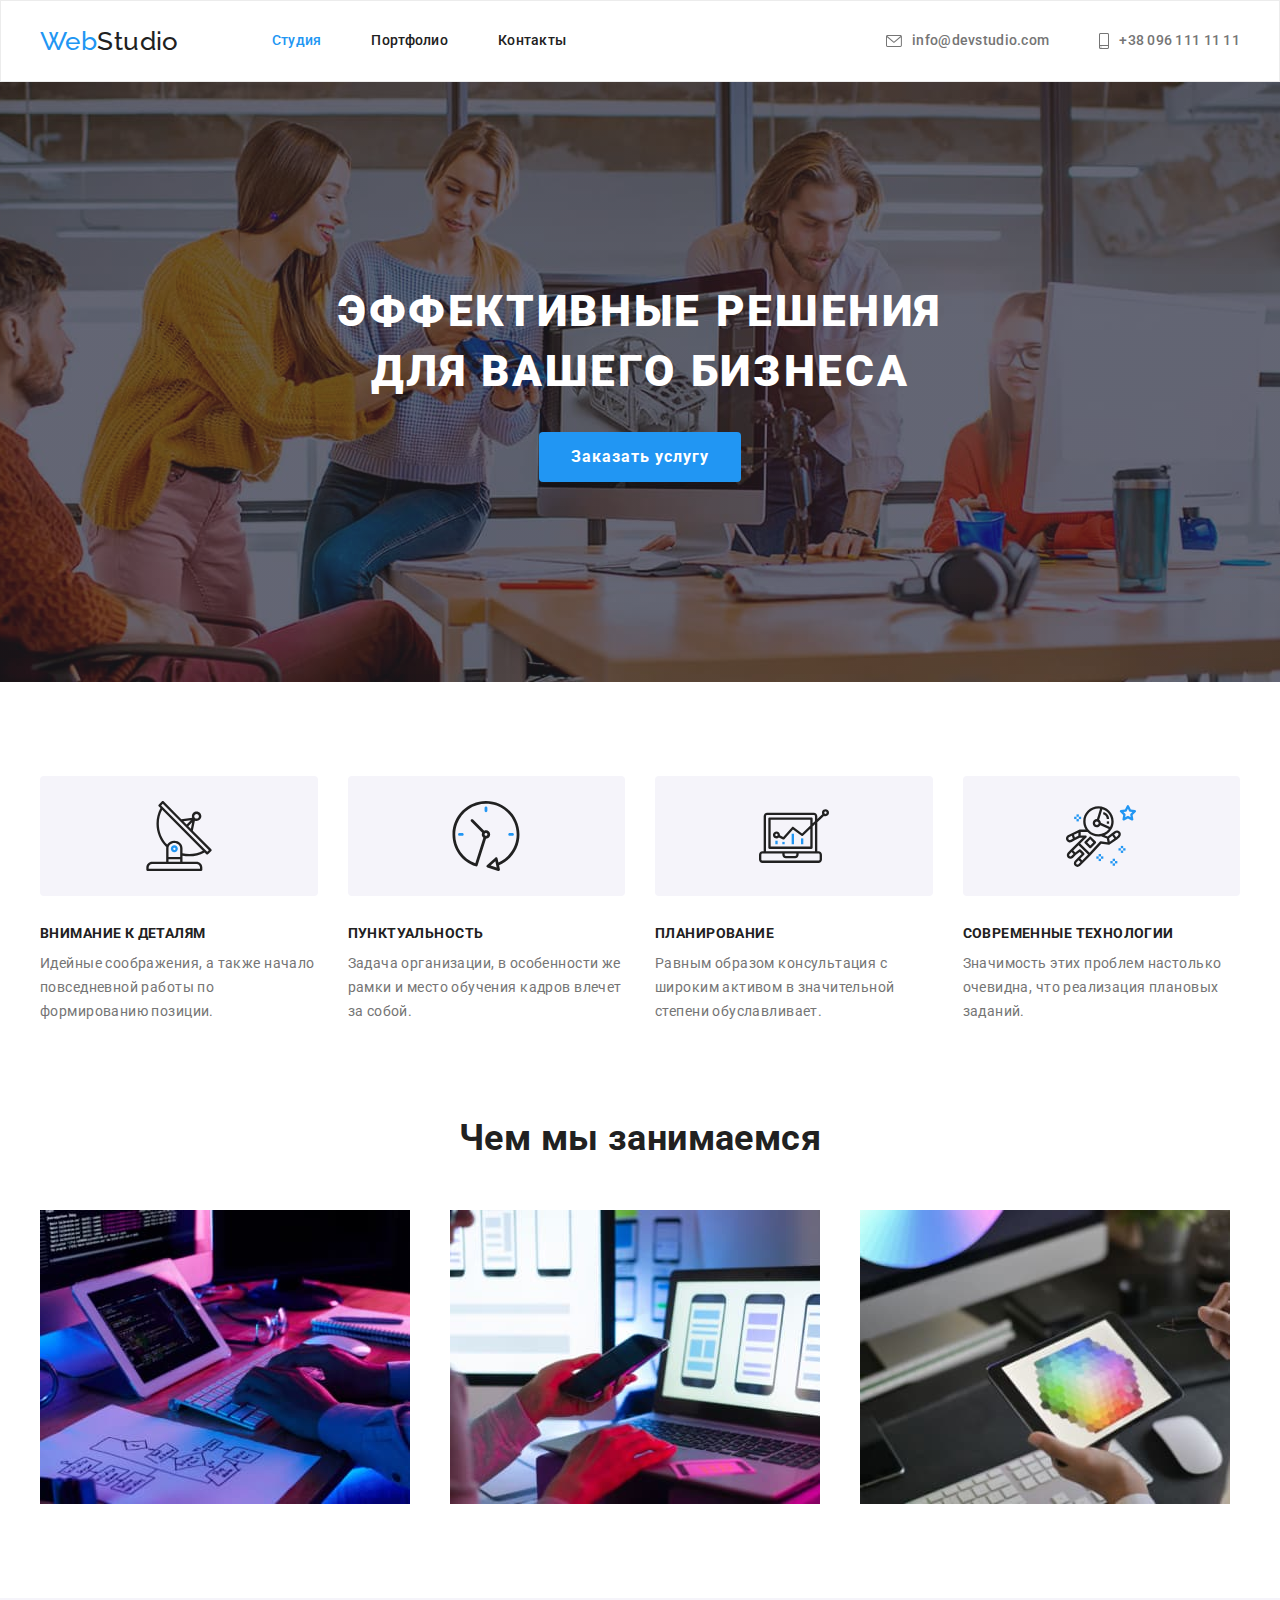
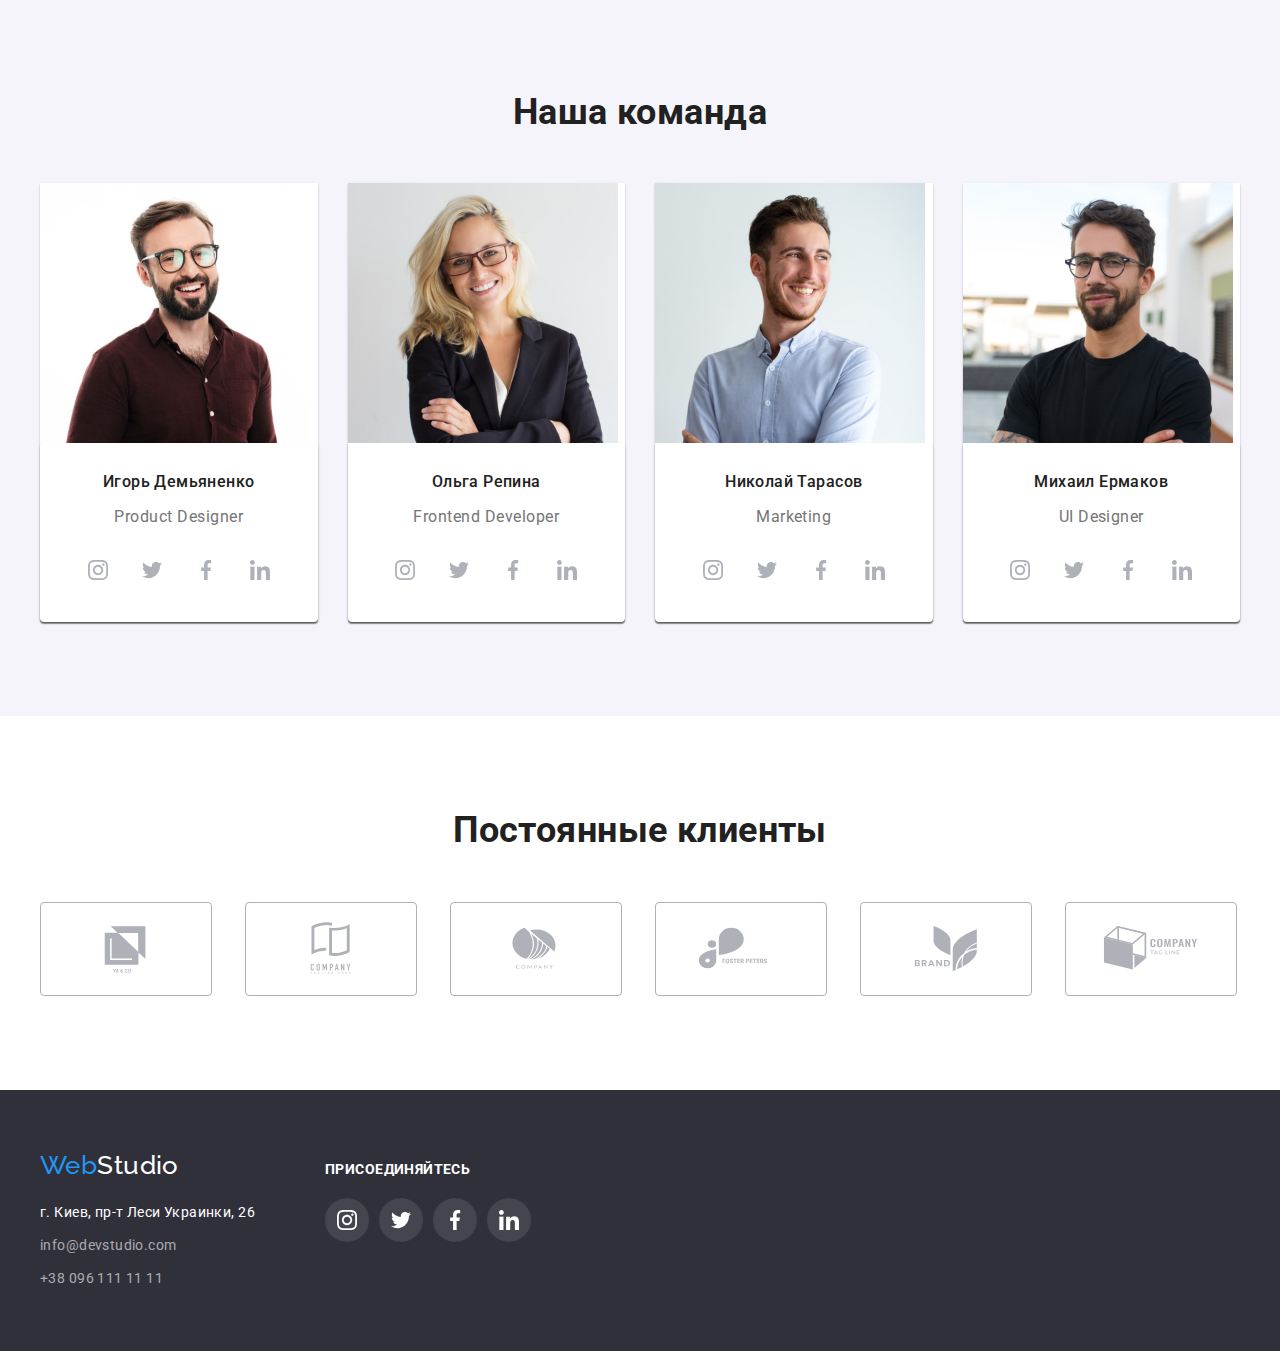
<file: index.html>
<!DOCTYPE html>
<html lang="ru">

<head>
    <meta charset="UTF-8">
    <meta http-equiv="X-UA-Compatible" content="IE=edge">
    <meta name="viewport" content="width=device-width, initial-scale=1.0">
    <title>Web studio</title>
    <link rel="preconnect" href="https://fonts.gstatic.com">
    <link
        href="https://fonts.googleapis.com/css2?family=Raleway:wght@700&family=Roboto:wght@400;500;700;900&display=swap"
        rel="stylesheet">
    <link rel="stylesheet" href="https://cdnjs.cloudflare.com/ajax/libs/modern-normalize/1.1.0/modern-normalize.min.css"
        integrity="sha512-wpPYUAdjBVSE4KJnH1VR1HeZfpl1ub8YT/NKx4PuQ5NmX2tKuGu6U/JRp5y+Y8XG2tV+wKQpNHVUX03MfMFn9Q=="
        crossorigin="anonymous" referrerpolicy="no-referrer" />
    <link rel="stylesheet" href="./css/style.css" />
</head>

<body>

    <!-- Шапка сайта -->
    <header class="header">
        <div class="container">
            <nav class="main-nav">
                <a href="./index.html" class="logo">
                    <span class="accent">Web</span>Studio</a>

                <ul class="site-nav list">
                    <li class="header-item"><a href="./index.html" class="link current">Студия</a></li>
                    <li class="header-item"><a href="./portfolio.html" class="link">Портфолио</a></li>
                    <li class="header-item"><a href="" class="link">Контакты</a></li>
                </ul>
            </nav>

            <ul class="auth-nav">
                <li class="header-item list"><a href="mailto:info@devstudio.com" class="auth-list">
                        <svg width="16" height="12" class="contact-icons">
                            <use href="./images/icons.svg#icon-mail"></use>
                        </svg>
                        info@devstudio.com</a>
                </li>
                <li class="header-item list"><a href="tel:+380961111111" class="auth-list">
                        <svg width="10" height="16" class="contact-icons">
                            <use href="./images/icons.svg#icon-smartphone"></use>
                        </svg>+38 096 111 11 11</a></li>
            </ul>
        </div>

    </header>

    <main>
        <!-- Герой -->
        <section class="hero-section">
            <div class="hero-align">
                <h1 class="hero-title">Эффективные решения для вашего бизнеса</h1>
                <button type="button" class="button-hero button">
                    Заказать услугу
                </button>
            </div>

        </section>

        <!-- Особенности -->
        <section class="section features-section">
            <h2 class="visually-hidden">Особенности</h2>

            <div class="container">
                <ul class="features-list list">
                    <li class="features-item">
                        <div class="features-icon">
                            <svg width="70" height="70">
                                <use href="./images/icons.svg#icon-antenna"></use>
                            </svg>
                        </div>
                        <h3 class="features-title">Внимание к деталям</h3>
                        <p class="features-description">Идейные соображения, а также начало повседневной работы по
                            формированию позиции.</p>
                    </li>
                    <li class="features-item">
                        <div class="features-icon">
                            <svg width="70" height="70">
                                <use href="./images/icons.svg#icon-clock"></use>
                            </svg>
                        </div>
                        <h3 class="features-title">Пунктуальность</h3>
                        <p class="features-description">Задача организации, в особенности же рамки и место обучения
                            кадров
                            влечет за собой.</p>
                    </li>
                    <li class="features-item">
                        <div class="features-icon">
                            <svg width="70" height="70">
                                <use href="./images/icons.svg#icon-diagram"></use>
                            </svg>
                        </div>
                        <h3 class="features-title">Планирование</h3>
                        <p class="features-description">Равным образом консультация с широким активом в значительной
                            степени
                            обуславливает.</p>
                    </li>
                    <li class="features-item">
                        <div class="features-icon">
                            <svg width="70" height="70">
                                <use href="./images/icons.svg#icon-astronaut"></use>
                            </svg>
                        </div>
                        <h3 class="features-title">Современные технологии</h3>
                        <p class="features-description">Значимость этих проблем настолько очевидна, что реализация
                            плановых
                            заданий.</p>
                    </li>
                </ul>
            </div>
        </section>

        <!-- Чем мы занимаемся -->
        <section class="section work-section">
            <div class="container">
                <h2 class="section-title">Чем мы занимаемся</h2>
                <ul class="work-list list">
                    <li class="work-item">
                        <img src="./images/job/job-1.jpg" alt="Програмирование" width="370" height="294">
                    </li>
                    <li class="work-item">
                        <img src="./images/job/job-2.jpg" alt="Тестирование" width="370" height="294">
                    </li>
                    <li class="work-item">
                        <img src="./images/job/job-3.jpg" alt="Дизайн" width="370" height="294">
                    </li>
                </ul>
            </div>
        </section>

        <!-- Наша команда -->
        <section class="section team-section">
            <div class="container">
                <h2 class="section-title">Наша команда</h2>
                <ul class="team-list list">
                    <li class="team-item">
                        <img src="./images/team/team-1.jpg" alt="Дизайнер" width="270" height="260">
                        <div class="team-border">
                            <h3 class="team-title">Игорь Демьяненко</h3>
                            <p lang="en" class="team-description">Product Designer</p>
                            <ul class="icon-block list">
                                <li class="icon-block-container">
                                    <a href="#" rel="noopener noreferrer nofollow" target="_blank"
                                        class="team-block-icon" aria-label="Ссылка на Instagram">
                                        <svg width="20" height="20" class="team-icon">
                                            <use href="./images/icons.svg#icon-instagram"></use>
                                        </svg>
                                    </a>
                                </li>
                                <li class="icon-block-container">
                                    <a href="#" rel="noopener noreferrer nofollow" target="_blank"
                                        class="team-block-icon" aria-label="Ссылка на Twitter">
                                        <svg width="20" height="20" class="team-icon">
                                            <use href="./images/icons.svg#icon-twitter"></use>
                                        </svg>
                                    </a>
                                </li>
                                <li class="icon-block-container">
                                    <a href="#" rel="noopener noreferrer nofollow" target="_blank"
                                        class="team-block-icon" aria-label="Ссылка на Facebook">
                                        <svg width="20" height="20" class="team-icon">
                                            <use href="./images/icons.svg#icon-facebook"></use>
                                        </svg>
                                    </a>
                                </li>
                                <li class="icon-block-container">
                                    <a href="#" rel="noopener noreferrer nofollow" target="_blank"
                                        class="team-block-icon" aria-label="Ссылка на LinkedIn">
                                        <svg width="20" height="20" class="team-icon">
                                            <use href="./images/icons.svg#icon-linkedin"></use>
                                        </svg>
                                    </a>
                                </li>
                            </ul>
                        </div>
                    </li>
                    <li class="team-item">
                        <img src="./images/team/team-2.jpg" alt="Разработчик" width="270" height="260">
                        <div class="team-border">
                            <h3 class="team-title">Ольга Репина</h3>
                            <p lang="en" class="team-description">Frontend Developer</p>
                            <ul class="icon-block list">
                                <li class="icon-block-container">
                                    <a href="#" rel="noopener noreferrer nofollow" target="_blank"
                                        class="team-block-icon" aria-label="Ссылка на Instagram">
                                        <svg width="20" height="20" class="team-icon">
                                            <use href="./images/icons.svg#icon-instagram"></use>
                                        </svg>
                                    </a>
                                </li>
                                <li class="icon-block-container">
                                    <a href="#" rel="noopener noreferrer nofollow" target="_blank"
                                        class="team-block-icon" aria-label="Ссылка на Twitter">
                                        <svg width="20" height="20" class="team-icon">
                                            <use href="./images/icons.svg#icon-twitter"></use>
                                        </svg>
                                    </a>
                                </li>
                                <li class="icon-block-container">
                                    <a href="#" rel="noopener noreferrer nofollow" target="_blank"
                                        class="team-block-icon" aria-label="Ссылка на Facebook">
                                        <svg width="20" height="20" class="team-icon">
                                            <use href="./images/icons.svg#icon-facebook"></use>
                                        </svg>
                                    </a>
                                </li>
                                <li class="icon-block-container">
                                    <a href="#" rel="noopener noreferrer nofollow" target="_blank"
                                        class="team-block-icon" aria-label="Ссылка на LinkedIn">
                                        <svg width="20" height="20" class="team-icon">
                                            <use href="./images/icons.svg#icon-linkedin"></use>
                                        </svg>
                                    </a>
                                </li>
                            </ul>
                        </div>
                    </li>
                    <li class="team-item">
                        <img src="./images/team/team-3.jpg" alt="Маркетолог" width="270" height="260">
                        <div class="team-border">
                            <h3 class="team-title">Николай Тарасов</h3>
                            <p lang="en" class="team-description">Marketing</p>
                            <ul class="icon-block list">
                                <li class="icon-block-container">
                                    <a href="#" rel="noopener noreferrer nofollow" target="_blank"
                                        class="team-block-icon" aria-label="Ссылка на Instagram">
                                        <svg width="20" height="20" class="team-icon">
                                            <use href="./images/icons.svg#icon-instagram"></use>
                                        </svg>
                                    </a>
                                </li>
                                <li class="icon-block-container">
                                    <a href="#" rel="noopener noreferrer nofollow" target="_blank"
                                        class="team-block-icon" aria-label="Ссылка на Twitter">
                                        <svg width="20" height="20" class="team-icon">
                                            <use href="./images/icons.svg#icon-twitter"></use>
                                        </svg>
                                    </a>
                                </li>
                                <li class="icon-block-container">
                                    <a href="#" rel="noopener noreferrer nofollow" target="_blank"
                                        class="team-block-icon" aria-label="Ссылка на Facebook">
                                        <svg width="20" height="20" class="team-icon">
                                            <use href="./images/icons.svg#icon-facebook"></use>
                                        </svg>
                                    </a>
                                </li>
                                <li class="icon-block-container">
                                    <a href="#" rel="noopener noreferrer nofollow" target="_blank"
                                        class="team-block-icon" aria-label="Ссылка на LinkedIn">
                                        <svg width="20" height="20" class="team-icon">
                                            <use href="./images/icons.svg#icon-linkedin"></use>
                                        </svg>
                                    </a>
                                </li>
                            </ul>
                        </div>
                    </li>
                    <li class="team-item">
                        <img src="./images/team/team-4.jpg" alt="Дизайнер" width="270" height="260">
                        <div class="team-border">
                            <h3 class="team-title">Михаил Ермаков</h3>
                            <p lang="en" class="team-description">UI Designer</p>
                            <ul class="icon-block list">
                                <li class="icon-block-container">
                                    <a href="#" rel="noopener noreferrer nofollow" target="_blank"
                                        class="team-block-icon" aria-label="Ссылка на Instagram">
                                        <svg width="20" height="20" class="team-icon">
                                            <use href="./images/icons.svg#icon-instagram"></use>
                                        </svg>
                                    </a>
                                </li>
                                <li class="icon-block-container">
                                    <a href="#" rel="noopener noreferrer nofollow" target="_blank"
                                        class="team-block-icon" aria-label="Ссылка на Twitter">
                                        <svg width="20" height="20" class="team-icon">
                                            <use href="./images/icons.svg#icon-twitter"></use>
                                        </svg>
                                    </a>
                                </li>
                                <li class="icon-block-container">
                                    <a href="#" rel="noopener noreferrer nofollow" target="_blank"
                                        class="team-block-icon" aria-label="Ссылка на Facebook">
                                        <svg width="20" height="20" class="team-icon">
                                            <use href="./images/icons.svg#icon-facebook"></use>
                                        </svg>
                                    </a>
                                </li>
                                <li class="icon-block-container">
                                    <a href="#" rel="noopener noreferrer nofollow" target="_blank"
                                        class="team-block-icon" aria-label="Ссылка на LinkedIn">
                                        <svg width="20" height="20" class="team-icon">
                                            <use href="./images/icons.svg#icon-linkedin"></use>
                                        </svg>
                                    </a>
                                </li>
                            </ul>
                        </div>
                    </li>
                </ul>
            </div>

        </section>

        <!-- Clients -->
        <section class="section">
            <div class="container">
                <h2 class="section-title">Постоянные клиенты</h2>
                <ul class="clients-list list">
                    <li class="clients-item">
                        <a href="#" rel="noopener noreferrer nofollow" target="_blank" class="client-link">
                            <svg width="106" height="60" class="client-logo">
                                <use href="./images/icons.svg#icon-logo-1"></use>
                            </svg>
                        </a>
                    </li>
                    <li class="clients-item">
                        <a href="#" rel="noopener noreferrer nofollow" target="_blank" class="client-link">
                            <svg width="106" height="60" class="client-logo">
                                <use href="./images/icons.svg#icon-logo-2"></use>
                            </svg>
                        </a>
                    </li>
                    <li class="clients-item">
                        <a href="#" rel="noopener noreferrer nofollow" target="_blank" class="client-link">
                            <svg width="106" height="60" class="client-logo">
                                <use href="./images/icons.svg#icon-logo-3"></use>
                            </svg>
                        </a>
                    </li>
                    <li class="clients-item">
                        <a href="#" rel="noopener noreferrer nofollow" target="_blank" class="client-link">
                            <svg width="106" height="60" class="client-logo">
                                <use href="./images/icons.svg#icon-logo-4"></use>
                            </svg>
                        </a>
                    </li>
                    <li class="clients-item">
                        <a href="#" rel="noopener noreferrer nofollow" target="_blank" class="client-link">
                            <svg width="106" height="60" class="client-logo">
                                <use href="./images/icons.svg#icon-logo-5"></use>
                            </svg>
                        </a>
                    </li>
                    <li class="clients-item">
                        <a href="#" rel="noopener noreferrer nofollow" target="_blank" class="client-link">
                            <svg width="106" height="60" class="client-logo">
                                <use href="./images/icons.svg#icon-logo-6"></use>
                            </svg>
                        </a>
                    </li>
                </ul>
            </div>
        </section>
    </main>

    <!-- Футер -->
    <footer class="footer-section">
        <div class="container">
            <div class="footer-blocks">
                <div class="footer-contacts">
                    <a href="./index.html" class="logo footer-logo">
                        <span class="accent">Web</span>Studio</a>

                    <address>
                        <ul class="list">
                            <li>
                                <a class="adress-info" href="https://goo.gl/maps/8xx7vyXXwGKsBaTT6" target="_blank"
                                    rel="noreferrer noopener">г. Киев,
                                    пр-т Леси Украинки,
                                    26</a>
                            </li>
                            <li class="contacts-align"><a href="mailto:info@devstudio.com"
                                    class="contacts">info@devstudio.com</a></li>
                            <li class="contacts-align"><a href="tel:+380961111111" class="contacts">+38 096 111 11
                                    11</a>
                            </li>
                        </ul>

                    </address>
                </div>
                <div class="footer-join">
                    <h2 class="join-title">Присоединяйтесь</h2>
                    <ul class="join-icons list">
                        <li class="join-icon-container">
                            <a href="#" rel="noopener noreferrer nofollow" target="_blank" class="join-link"
                                aria-label="Ссылка на Instagram">
                                <svg width="20" height="20" class="join-icon">
                                    <use href="./images/icons.svg#icon-instagram"></use>
                                </svg>
                            </a>
                        </li>
                        <li class="join-icon-container">
                            <a href="#" rel="noopener noreferrer nofollow" target="_blank" class="join-link"
                                aria-label="Ссылка на Twitter">
                                <svg width="20" height="20" class="join-icon">
                                    <use href="./images/icons.svg#icon-twitter"></use>
                                </svg>
                            </a>
                        </li>
                        <li class="join-icon-container">
                            <a href="#" rel="noopener noreferrer nofollow" target="_blank" class="join-link"
                                aria-label="Ссылка на Facebook">
                                <svg width="20" height="20" class="join-icon">
                                    <use href="./images/icons.svg#icon-facebook"></use>
                                </svg>
                            </a>
                        </li>
                        <li class="join-icon-container">
                            <a href="#" rel="noopener noreferrer nofollow" target="_blank" class="join-link"
                                aria-label="Ссылка на LinkedIn">
                                <svg width="20" height="20" class="join-icon">
                                    <use href="./images/icons.svg#icon-linkedin"></use>
                                </svg>
                            </a>
                        </li>
                    </ul>
                </div>
            </div>
        </div>
    </footer>

</body>

</html>
</file>
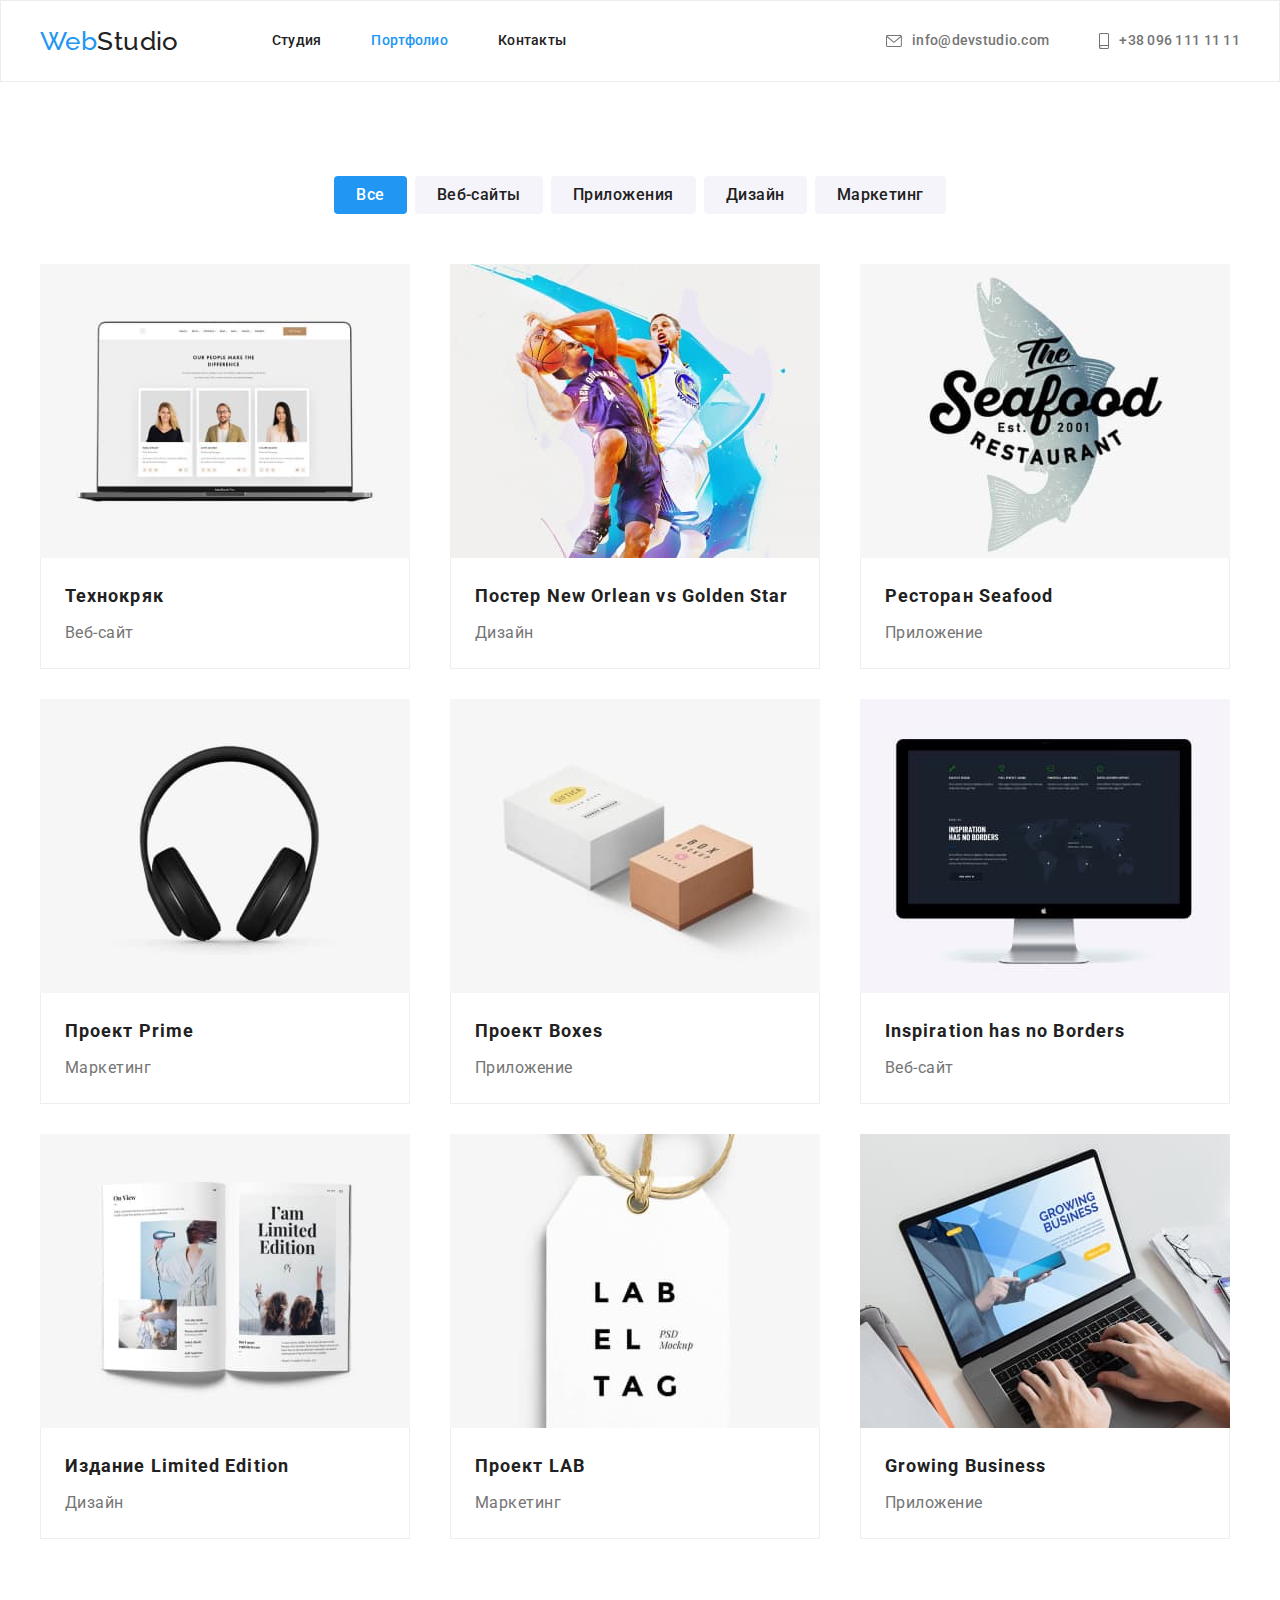
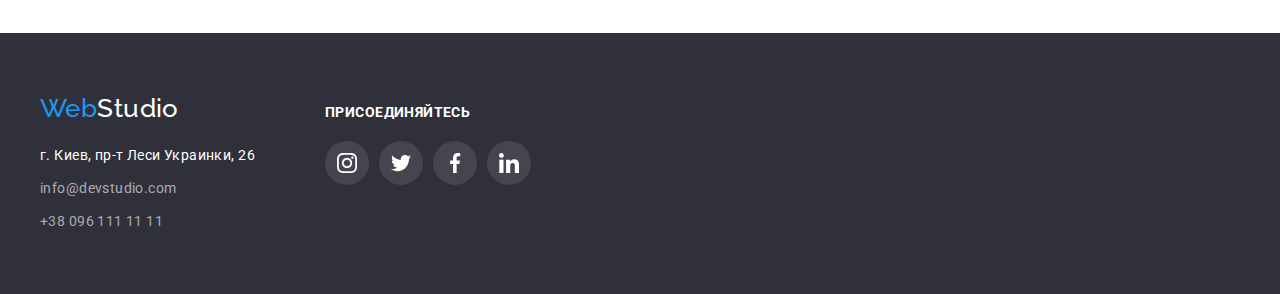
<file: portfolio.html>
<!DOCTYPE html>
<html lang="ru">

<head>
    <meta charset="UTF-8">
    <meta http-equiv="X-UA-Compatible" content="IE=edge">
    <meta name="viewport" content="width=device-width, initial-scale=1.0">
    <title>Портфолио</title>
    <link rel="preconnect" href="https://fonts.gstatic.com">
    <link
        href="https://fonts.googleapis.com/css2?family=Raleway:wght@700&family=Roboto:wght@400;500;700;900&display=swap"
        rel="stylesheet">
    <link rel="stylesheet" href="https://cdnjs.cloudflare.com/ajax/libs/modern-normalize/1.1.0/modern-normalize.min.css"
        integrity="sha512-wpPYUAdjBVSE4KJnH1VR1HeZfpl1ub8YT/NKx4PuQ5NmX2tKuGu6U/JRp5y+Y8XG2tV+wKQpNHVUX03MfMFn9Q=="
        crossorigin="anonymous" referrerpolicy="no-referrer" />
    <link rel="stylesheet" href="./css/style.css" />
</head>

<body>
    <!-- Шапка сайта -->
    <header class="header">
        <div class="container">
            <nav class="main-nav">
                <a href="./index.html" class="logo">
                    <span class="accent">Web</span>Studio</a>

                <ul class="site-nav list">
                    <li class="header-item"><a href="./index.html" class="link">Студия</a></li>
                    <li class="header-item"><a href="./portfolio.html" class="link current">Портфолио</a></li>
                    <li class="header-item"><a href="" class="link">Контакты</a></li>
                </ul>
            </nav>

            <ul class="auth-nav">
                <li class="header-item list"><a href="mailto:info@devstudio.com" class="auth-list">
                        <svg width="16" height="12" class="contact-icons">
                            <use href="./images/icons.svg#icon-mail"></use>
                        </svg>
                        info@devstudio.com</a>
                </li>
                <li class="header-item list"><a href="tel:+380961111111" class="auth-list">
                        <svg width="10" height="16" class="contact-icons">
                            <use href="./images/icons.svg#icon-smartphone"></use>
                        </svg>+38 096 111 11 11</a></li>
            </ul>
        </div>

    </header>

    <main>

        <section class="section">
            <h1 class="visually-hidden">Контент страницы Портфолио</h1>

            <!-- Фильтры -->
            <div class="container">
                <ul class="button-nav list">
                    <li class="button-align"><button type="button" class="portfolio-button button-current">Все</button>
                    </li>
                    <li class="button-align"><button type="button" class="portfolio-button">Веб-сайты</button></li>
                    <li class="button-align"><button type="button" class="portfolio-button">Приложения</button>
                    </li>
                    <li class="button-align"><button type="button" class="portfolio-button">Дизайн</button></li>
                    <li class="button-align"><button type="button" class="portfolio-button">Маркетинг</button></li>
                </ul>

                <!-- Проэкты -->

                <h2 class="visually-hidden">Проэкты</h2>
                <ul class="projects list">
                    <li class="projects-item">
                        <a class="projects-title project-bg" href="./"><img src="./images/portfolio/img-1.jpg"
                                alt="Скриншот сайта" width="370" height="294">
                            <div class="projects-border">
                                <h3 class="projects-name">Технокряк</h3>
                                <p class="projects-description">Веб-сайт</p>
                            </div>
                        </a>
                    </li>
                    <li class="projects-item">
                        <a class="projects-title project-bg" href="./"><img src="./images/portfolio/img-2.jpg"
                                alt="Постер спорт" width="370" height="294">
                            <div class="projects-border">
                                <h3 class="projects-name">Постер <span lang="en">New Orlean vs Golden Star</span></h3>
                                <p class="projects-description">Дизайн</p>
                            </div>
                        </a>
                    </li>
                    <li class="projects-item">
                        <a class="projects-title project-bg" href="./"><img src="./images/portfolio/img-3.jpg"
                                alt="Лого сайта" width="370" height="294">
                            <div class="projects-border">
                                <h3 class="projects-name">Ресторан <span lang="en">Seafood</span></h3>
                                <p class="projects-description">Приложение</p>
                            </div>
                        </a>
                    </li>
                    <li class="projects-item">
                        <a class="projects-title project-bg" href="./"><img src="./images/portfolio/img-4.jpg"
                                alt="Наушники" width="370" height="294">
                            <div class="projects-border">
                                <h3 class="projects-name">Проект <span lang="en">Prime</span></h3>
                                <p class="projects-description">Маркетинг</p>
                            </div>
                        </a>
                    </li>
                    <li class="projects-item">
                        <a class="projects-title project-bg" href="./"><img src="./images/portfolio/img-5.jpg"
                                alt="Коробки" width="370" height="294">
                            <div class="projects-border">
                                <h3 class="projects-name">Проект <span lang="en">Boxes</span></h3>
                                <p class="projects-description">Приложение</p>
                            </div>
                        </a>
                    </li>
                    <li class="projects-item">
                        <a class="projects-title project-bg" href="./"><img src="./images/portfolio/img-6.jpg"
                                alt="Скриншот сайта" width="370" height="294">
                            <div class="projects-border">
                                <h3 class="projects-name" lang="en">Inspiration has no Borders</h3>
                                <p class="projects-description">Веб-сайт</p>
                            </div>
                        </a>
                    </li>
                    <li class="projects-item">
                        <a class="projects-title project-bg" href="./"><img src="./images/portfolio/img-7.jpg"
                                alt="Журнал" width="370" height="294">
                            <div class="projects-border">
                                <h3 class="projects-name">Издание <span lang="en">Limited Edition</span></h3>
                                <p class="projects-description">Дизайн</p>
                            </div>
                        </a>
                    </li>
                    <li class="projects-item">
                        <a class="projects-title project-bg" href="./"><img src="./images/portfolio/img-8.jpg"
                                alt="Лейба" width="370" height="294">
                            <div class="projects-border">
                                <h3 class="projects-name">Проект <span lang="en">LAB</span></h3>
                                <p class="projects-description">Маркетинг</p>
                            </div>
                        </a>
                    </li>
                    <li class="projects-item">
                        <a class="projects-title project-bg" href="./"><img src="./images/portfolio/img-9.jpg"
                                alt="Работа за крмпьютером" width="370" height="294">
                            <div class="projects-border">
                                <h3 class="projects-name" lang="en">Growing Business</h3>
                                <p class="projects-description">Приложение</p>
                            </div>
                        </a>
                    </li>
                </ul>
            </div>

        </section>

    </main>

    <!-- Футер -->
    <footer class="footer-section">
        <div class="container">
            <div class="footer-blocks">
                <div class="footer-contacts">
                    <a href="./index.html" class="logo footer-logo">
                        <span class="accent">Web</span>Studio</a>

                    <address>
                        <ul class="list">
                            <li>
                                <a class="adress-info" href="https://goo.gl/maps/8xx7vyXXwGKsBaTT6" target="_blank"
                                    rel="noreferrer noopener">г. Киев,
                                    пр-т Леси Украинки,
                                    26</a>
                            </li>
                            <li class="contacts-align"><a href="mailto:info@devstudio.com"
                                    class="contacts">info@devstudio.com</a></li>
                            <li class="contacts-align"><a href="tel:+380961111111" class="contacts">+38 096 111 11
                                    11</a>
                            </li>
                        </ul>

                    </address>
                </div>
                <div class="footer-join">
                    <h2 class="join-title">Присоединяйтесь</h2>
                    <ul class="join-icons list">
                        <li class="join-icon-container">
                            <a href="#" rel="noopener noreferrer nofollow" target="_blank" class="join-link"
                                aria-label="Ссылка на Instagram">
                                <svg width="20" height="20" class="join-icon">
                                    <use href="./images/icons.svg#icon-instagram"></use>
                                </svg>
                            </a>
                        </li>
                        <li class="join-icon-container">
                            <a href="#" rel="noopener noreferrer nofollow" target="_blank" class="join-link"
                                aria-label="Ссылка на Twitter">
                                <svg width="20" height="20" class="join-icon">
                                    <use href="./images/icons.svg#icon-twitter"></use>
                                </svg>
                            </a>
                        </li>
                        <li class="join-icon-container">
                            <a href="#" rel="noopener noreferrer nofollow" target="_blank" class="join-link"
                                aria-label="Ссылка на Facebook">
                                <svg width="20" height="20" class="join-icon">
                                    <use href="./images/icons.svg#icon-facebook"></use>
                                </svg>
                            </a>
                        </li>
                        <li class="join-icon-container">
                            <a href="#" rel="noopener noreferrer nofollow" target="_blank" class="join-link"
                                aria-label="Ссылка на LinkedIn">
                                <svg width="20" height="20" class="join-icon">
                                    <use href="./images/icons.svg#icon-linkedin"></use>
                                </svg>
                            </a>
                        </li>
                    </ul>
                </div>
            </div>
        </div>
    </footer>

</body>

</html>
</file>
<file: css/style.css>
:root {
  --title-text-color: rgba(33, 33, 33, 1);
  --lead-text-color: #757575;
  --accent-color: #2196f3;
  --primary-white-color: #ffffff;
  --secondary-background-color: #f5f4fa;
  --background-color: #2f303a;
  --background-button: #188ce8;
  --footer-text-color: rgba(255, 255, 255, 0.6);
  --card-shadow: 0px 1px 3px rgba(0, 0, 0, 0.12), 0px 1px 1px rgba(0, 0, 0, 0.14),
    0px 2px 1px rgba(0, 0, 0, 0.2);
  --card-shadow-portfolio: rgba(238, 238, 238, 1);
  --button-shadow: 0px 3px 1px rgba(0, 0, 0, 0.1), 0px 1px 2px rgba(0, 0, 0, 0.08),
    0px 2px 2px rgba(0, 0, 0, 0.12);
  --icon-color: rgba(175, 177, 184, 1);
  --portfolio-shadow: 0px 1px 1px rgba(0, 0, 0, 0.12), 0px 4px 4px rgba(0, 0, 0, 0.06),
    1px 4px 6px rgba(0, 0, 0, 0.16);
}

h1,
h2,
h3,
h4,
h5,
h6,
p {
  margin-top: 0;
  margin-bottom: 0;
}

ul,
ol {
  margin-top: 0;
  margin-bottom: 0;
  padding-left: 0;
}

img {
  display: block;
}

.list {
  list-style: none;
  padding: 0;
  margin: 0;
}

.link {
  text-decoration: none;
}

body {
  margin: 0;
  background-color: var(--primary-white-color);
  color: var(--title-text-color);

  font-family: Roboto, sans-serif;
  font-weight: 500;
  font-size: 14px;
  line-height: 1.14;
  letter-spacing: 0.03em;
}

/* Utilities  */

.container {
  width: 1200px;
  margin-left: auto;
  margin-right: auto;
  padding-left: 15px;
  padding-right: 15px;
}

.section {
  padding-top: 94px;
  padding-bottom: 94px;
}

.visually-hidden {
  position: absolute;
  clip: rect(0 0 0 0);
  width: 1px;
  height: 1px;
  margin: -1px;
}

/* Logo */

.accent {
  color: var(--accent-color);
}

.logo {
  margin-right: 93px;

  color: var(--title-text-color);
  font-family: Raleway;

  font-size: 26px;
  line-height: 1.19;
  text-decoration: none;
}

/* Site nav */

.main-nav,
.site-nav,
.auth-nav {
  display: flex;
  align-items: center;
}

.auth-nav {
  margin-left: auto;
}

.header {
  border: 1px solid #ececec;
}

.header .container {
  display: flex;
  align-items: center;
}

.header-item:not(:last-child) {
  margin-right: 50px;
}

.site-nav .link {
  display: inline-block;
  padding-top: 32px;
  padding-bottom: 32px;

  color: var(--title-text-color);

  letter-spacing: 0.02em;
  text-decoration: none;
}

.site-nav .link:hover,
.site-nav .link:focus {
  color: var(--accent-color);
}

.site-nav .link.current {
  color: var(--accent-color);
}

.auth-nav {
  color: var(--lead-text-color);
}

.auth-list:hover,
.auth-list:focus {
  color: var(--accent-color);
}

.auth-list {
  display: flex;
  align-items: center;
  color: inherit;
  letter-spacing: 0.02em;
  text-decoration: none;
  padding-top: 32px;
  padding-bottom: 32px;
}

.contact-icons {
  fill: currentColor;
  margin-right: 10px;
}

/* Hero */

.hero-section {
  margin-left: auto;
  margin-right: auto;
  max-width: 1600px;
  min-height: 600px;
  background-repeat: no-repeat;
  background-position: center;
  background-image: linear-gradient(rgba(47, 48, 58, 0.4), rgba(47, 48, 58, 0.4)),
    url('../images/hero/bg.jpg');
  background-color: #c4c4c4;
}

.hero-align {
  margin-left: auto;
  margin-right: auto;
  width: 696px;
  padding-top: 200px;
  padding-bottom: 200px;
  text-align: center;
}

.hero-title {
  margin-top: 0;
  margin-bottom: 30px;

  color: var(--primary-white-color);

  font-weight: 900;
  font-size: 44px;
  line-height: 1.36;
  letter-spacing: 0.06em;
  text-transform: uppercase;
}

/* Button */

.button {
  color: var(--primary-white-color);
  background-color: var(--accent-color);

  border: none;
  border-radius: 4px;
  padding: 10px 32px;

  cursor: pointer;
  font-family: inherit;
  font-weight: 700;
  font-size: 16px;
  line-height: 1.87;
  letter-spacing: 0.06em;
}

.button-hero:hover,
.button-hero:focus {
  background-color: var(--background-button);
}

.button-nav {
  display: flex;
  justify-content: center;
  margin-bottom: 50px;
}

.button-align {
  margin-right: 8px;
}

.button-align:last-of-type {
  margin-right: 0;
}

.button-nav .link:hover,
.button-nav .link:focus {
  color: var(--primary-white-color);
  background-color: var(--accent-color);
}

.portfolio-button {
  color: var(--title-text-color);
  background-color: var(--secondary-background-color);

  font-weight: 500;
  font-size: 16px;
  line-height: 1.63;
  letter-spacing: 0.03em;
  cursor: pointer;
  font-family: inherit;
  border: none;
  border-radius: 4px;
  padding: 6px 22px;
}

.portfolio-button:hover,
.portfolio-button:focus,
.portfolio-button:active {
  color: var(--primary-white-color);
  background-color: var(--accent-color);
  box-shadow: var(--button-shadow);
}

.button-current {
  color: var(--primary-white-color);
  background-color: var(--accent-color);
}

/* Features */

.features-list {
  display: flex;
  flex-wrap: wrap;
  margin-left: -30px;
}

.features-item {
  display: block;
  flex-basis: calc((100% - 120px) / 4);
  margin-left: 30px;
}

.features-title {
  margin-top: 0;
  margin-bottom: 10px;

  font-weight: 700;
  font-size: 14px;
  line-height: 1.14;
  text-transform: uppercase;
}

.features-description {
  margin-bottom: 0;

  color: var(--lead-text-color);

  font-weight: 400;
  font-size: 14px;
  line-height: 1.71;
}

.features-icon {
  display: flex;
  justify-content: center;
  align-items: center;
  height: 120px;
  background: var(--secondary-background-color);
  border-radius: 4px;
  text-align: center;
  margin-bottom: 30px;
}

/* Work */

.work-section {
  padding-top: 0;
}

.section-title {
  margin-top: 0;
  margin-bottom: 50px;

  font-size: 36px;
  line-height: 1.16;
  text-align: center;
}

.work-list {
  display: flex;
  flex-wrap: wrap;
  margin-left: -30px;
  margin-top: -30px;
}

.work-item {
  flex-basis: calc((100% - 90px) / 3);
  margin-left: 30px;
  margin-top: 30px;
}

/* Team section */

.team-section {
  background-color: var(--secondary-background-color);
}

.team-list {
  display: flex;
  flex-wrap: wrap;
  margin-right: calc(-1 * 30px);
}

.team-item {
  flex-basis: calc((100% - 120px) / 4);
  margin-right: 30px;
  background-color: var(--primary-white-color);
  box-shadow: 0px 1px 3px rgba(0, 0, 0, 0.12), 0px 1px 1px rgba(0, 0, 0, 0.14),
    0px 2px 1px rgba(0, 0, 0, 0.2);
  border-radius: 0px 0px 4px 4px;
}

.team-border {
  display: block;
  text-align: center;
  padding: 30px 0;
  box-shadow: var(--card-shadow);
  border-radius: 4px;
}

.team-title {
  margin-bottom: 10px;

  font-weight: 500;
  font-size: 16px;
  line-height: 1.18;
  text-align: center;
}

.team-description {
  text-align: center;
  margin-top: 0px;
  margin-bottom: 16px;
}

.icon-block {
  display: flex;
  justify-content: center;
}

.icon-block-container {
  width: 44px;
  height: 44px;
}

.icon-block-container:not(:last-child) {
  margin-right: 10px;
}

.team-block-icon {
  color: var(--icon-color);
  display: inline-block;
  border-radius: 50%;
  width: 100%;
  height: 100%;
  display: flex;
  justify-content: center;
}

.team-block-icon:hover,
.team-block-icon:focus {
  color: var(--primary-white-color);
  background-color: var(--accent-color);
}

.team-icon {
  fill: currentColor;
  align-self: center;
}

/* Clients */

.clients-list {
  display: flex;
  flex-wrap: wrap;
  margin-right: calc(-1 * 30px);
}

.clients-item {
  flex-basis: calc(100% / 6 - 30px);
  margin-right: 30px;
}

.client-logo {
  fill: currentColor;
}

.client-link {
  color: var(--icon-color);
  display: flex;
  justify-content: center;
  align-items: center;
  width: 170px;
  height: 92px;
  border: 1px solid var(--icon-color);
  border-radius: 4px;
}

.client-link:hover,
.client-link:focus {
  color: var(--accent-color);
  border: 1px solid var(--accent-color);
}

/* Footer */

.footer-section {
  padding-top: 60px;
  padding-bottom: 60px;

  background-color: var(--background-color);
}

.footer-logo {
  color: var(--primary-white-color);

  display: inline-block;
  margin-bottom: 20px;
  margin-right: 0;
}

.adress-info,
.contacts {
  color: var(--primary-white-color);

  font-weight: 400;
  font-size: 14px;
  line-height: 1.71;
  font-style: normal;
  text-decoration: none;
}

.contacts-align {
  display: block;
  margin-top: 9px;
}

.contacts {
  color: var(--footer-text-color);
}

.footer-blocks {
  display: flex;
  align-items: baseline;
}

.footer-contacts {
  margin-right: 70px;
}

.footer-join {
  color: var(--primary-white-color);
}

.join-title {
  font-weight: 700;
  font-size: 14px;
  line-height: 1.14;
  letter-spacing: 0.03em;
  text-transform: uppercase;
  margin-top: 0;
  margin-bottom: 20px;
}

.join-link {
  display: inline-block;
  color: var(--primary-white-color);
  background-color: rgba(255, 255, 255, 0.1);
  border-radius: 50%;
  width: 100%;
  height: 100%;
  display: flex;
  justify-content: center;
}

.join-link:hover,
.join-link:focus {
  background-color: var(--accent-color);
}

.join-icons {
  display: flex;
  justify-content: center;
}

.join-icon-container {
  width: 44px;
  height: 44px;
}

.join-icon-container:not(:last-child) {
  margin-right: 10px;
}

.join-icon {
  fill: currentColor;
  align-self: center;
}

/* Projects */

.projects {
  display: flex;
  flex-wrap: wrap;
  margin-left: -30px;
  margin-top: -30px;
}

.projects-item {
  flex-basis: calc((100% - 90px) / 3);
  margin-left: 30px;
  margin-top: 30px;
}

.projects-title {
  text-decoration: none;
  color: inherit;
}

.projects-name {
  margin-bottom: 4px;

  font-weight: 700;
  font-size: 18px;
  line-height: 2;
  letter-spacing: 0.06em;
}

.projects-description,
.team-description {
  color: var(--lead-text-color);
  font-weight: 400;
  font-size: 16px;
  line-height: 1.88;
  letter-spacing: 0.03em;
}

.projects-border {
  padding: 20px 24px;
  border-right: 1px solid var(--card-shadow-portfolio);
  border-left: 1px solid var(--card-shadow-portfolio);
  border-bottom: 1px solid var(--card-shadow-portfolio);
}

.project-bg {
  display: inline-block;
}

.project-bg:hover,
.project-bg:focus {
  box-shadow: var(--portfolio-shadow);
}
</file>
